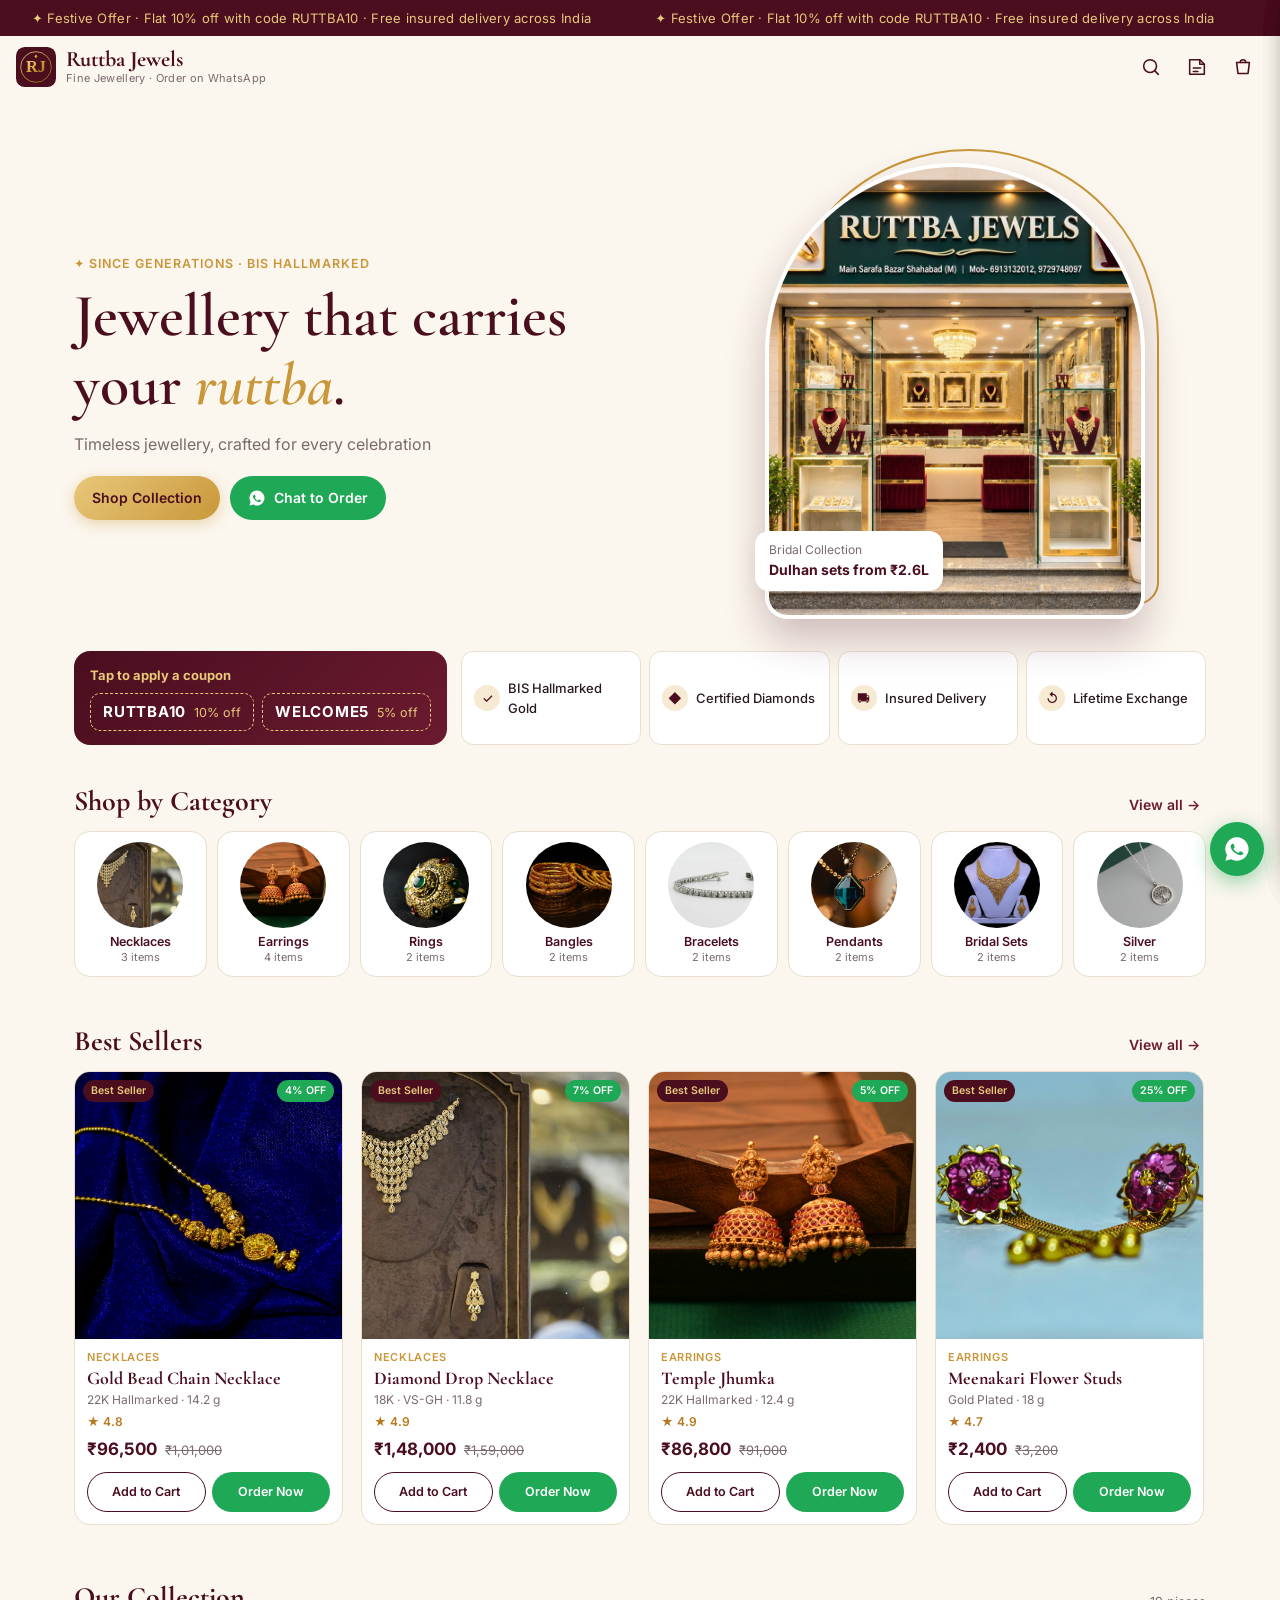
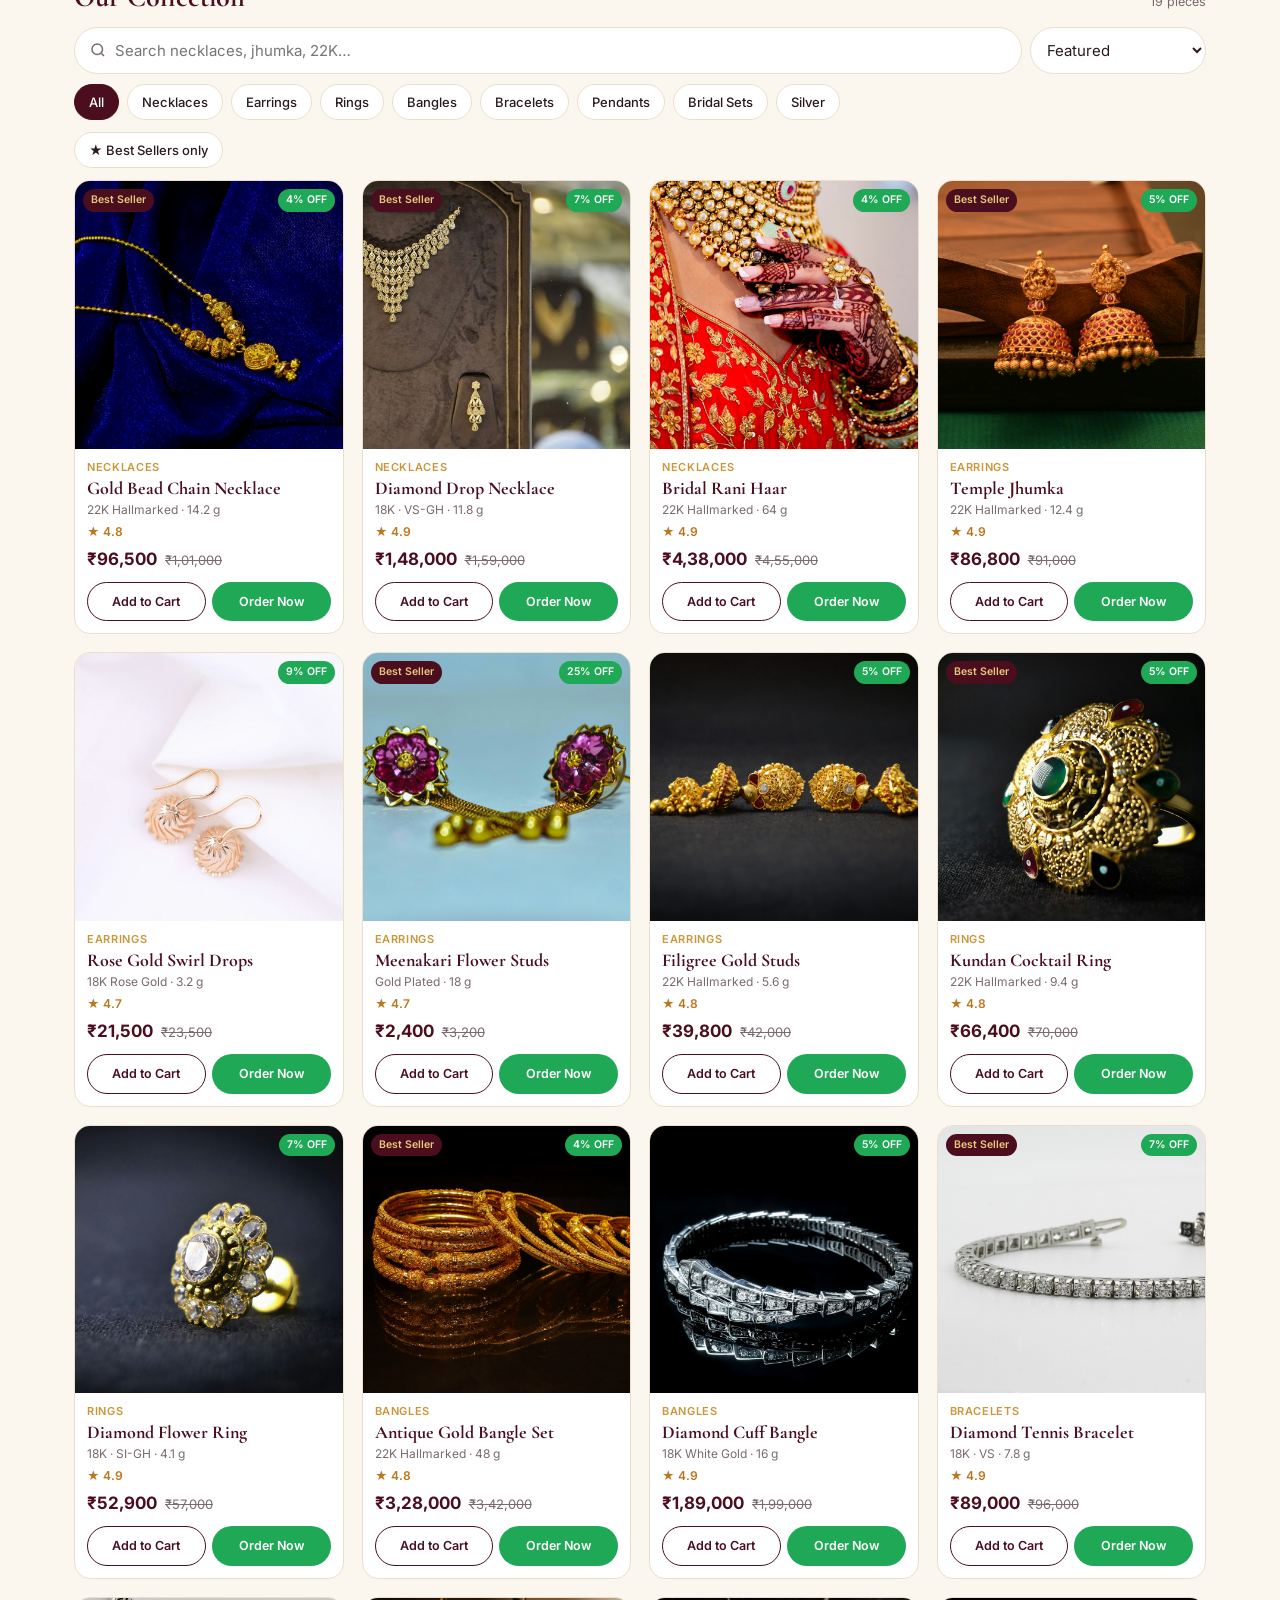
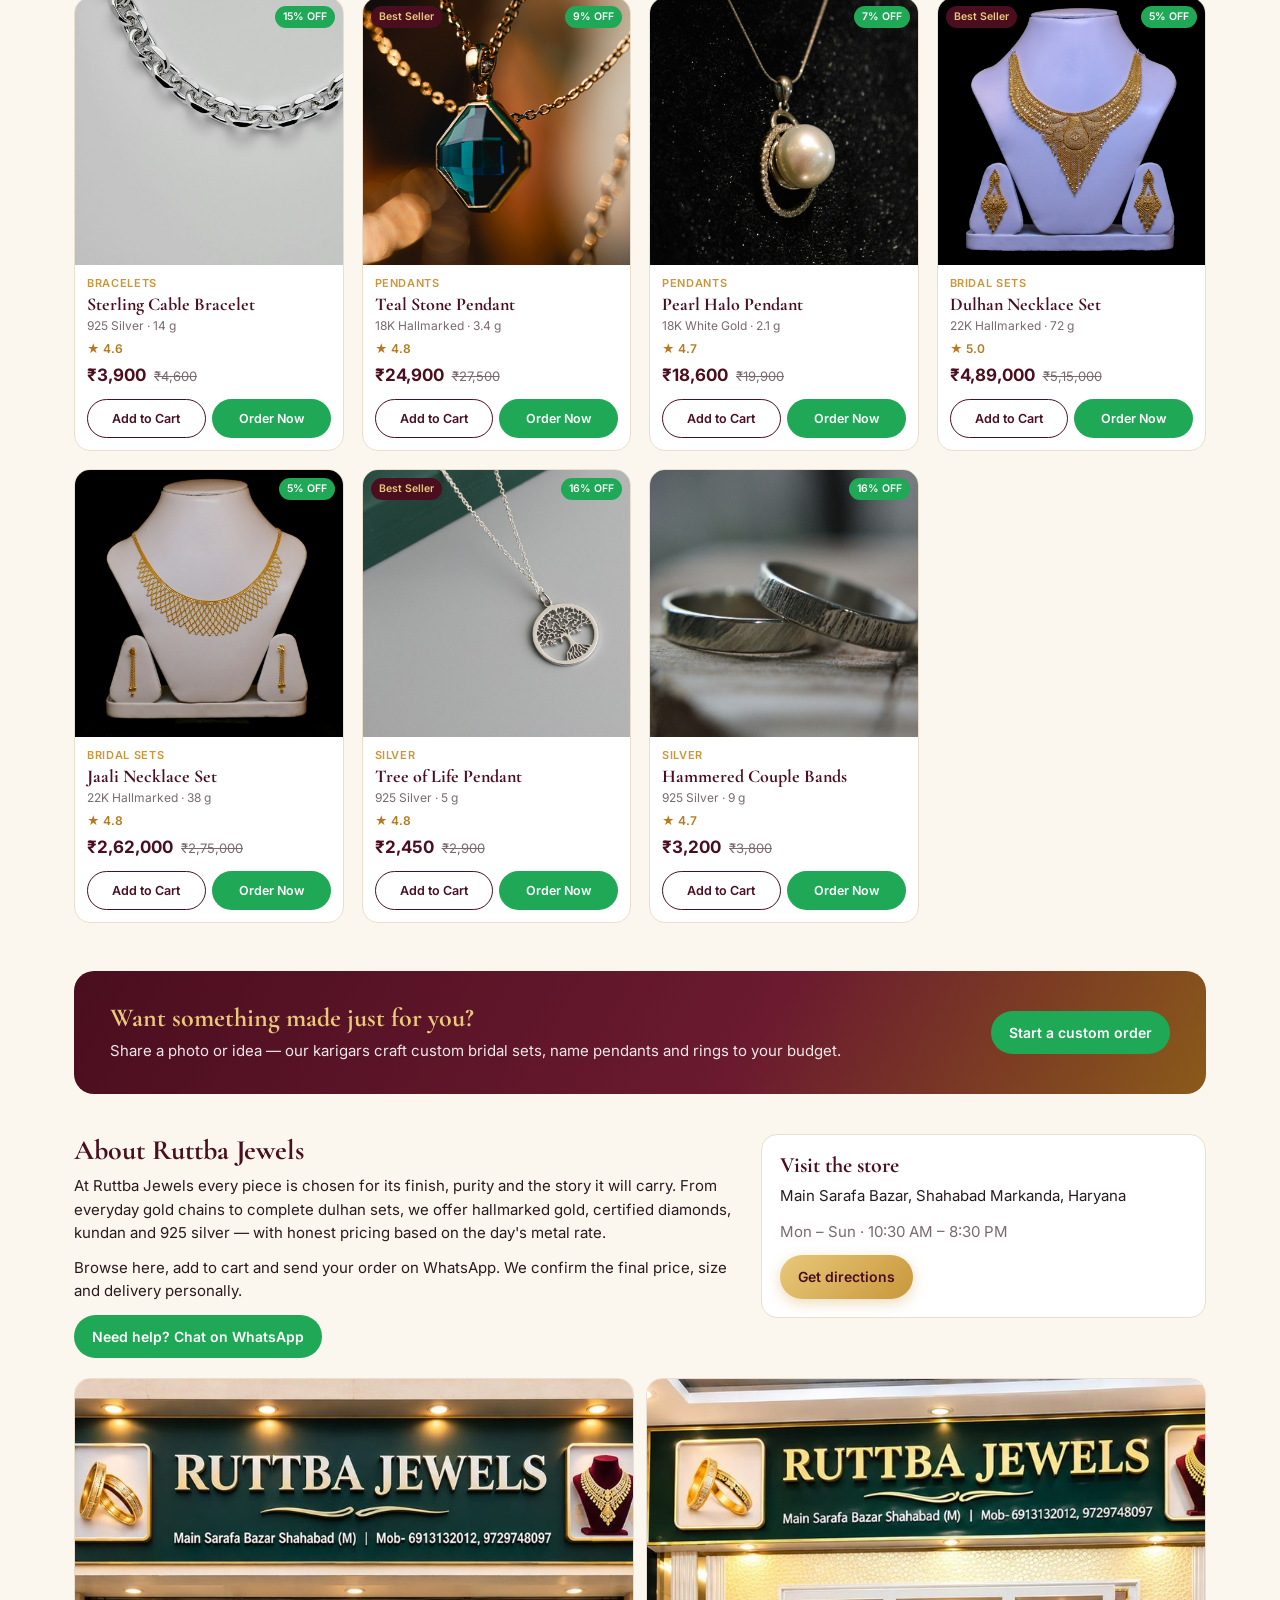
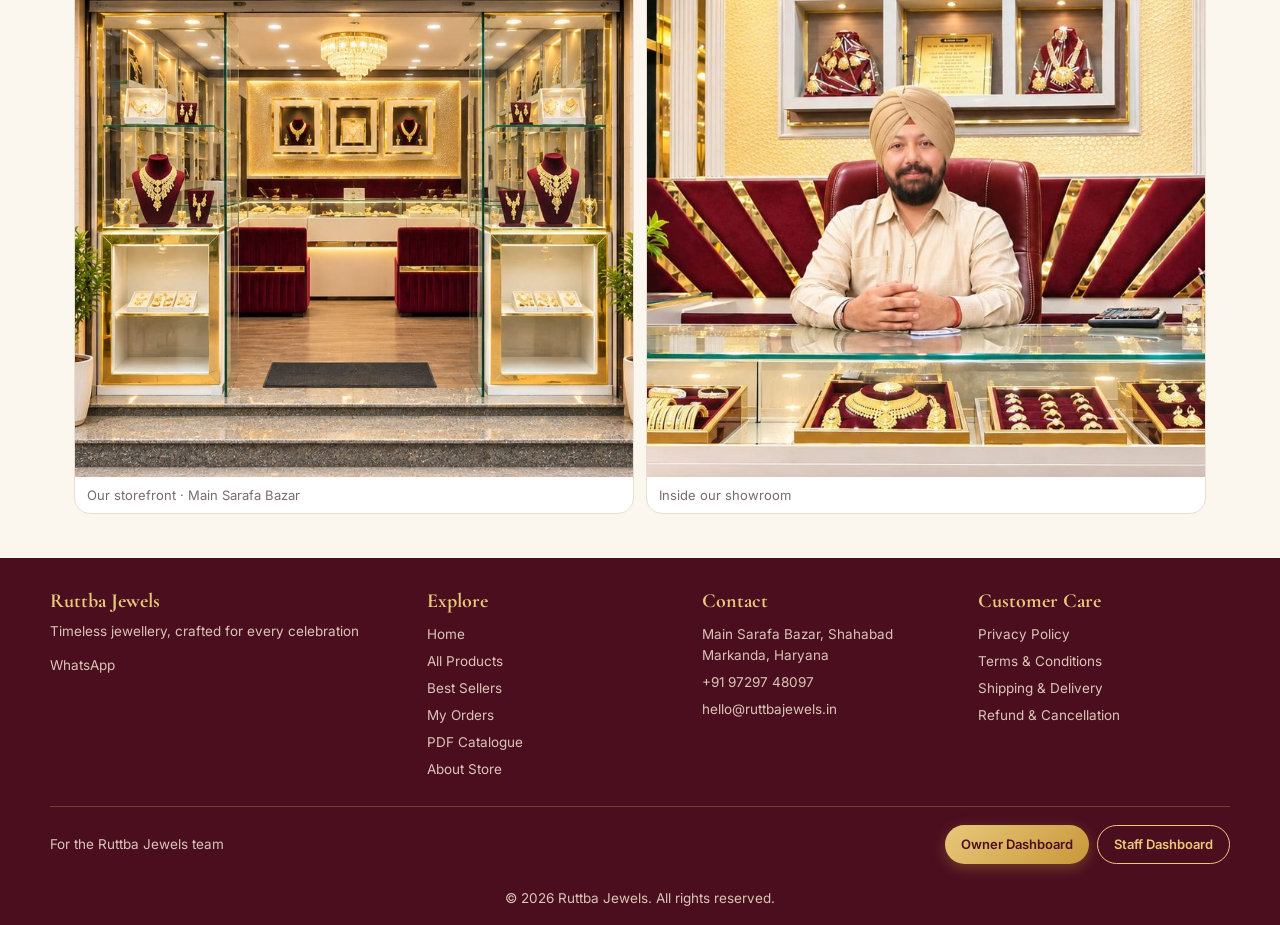
<file: index.html>
<!doctype html>
<html lang="en">
<head>
  <meta charset="utf-8">
  <meta name="viewport" content="width=device-width, initial-scale=1, viewport-fit=cover">
  <title>Ruttba Jewels — Order on WhatsApp</title>
  <meta name="description" content="Ruttba Jewels — hallmarked gold, diamond, kundan and silver jewellery. Browse the collection and order directly on WhatsApp.">
  <meta name="theme-color" content="#4a0e1f">
  <link rel="manifest" href="manifest.json">
  <link rel="icon" href="icon.svg" type="image/svg+xml">
  <link rel="apple-touch-icon" href="icon.svg">
  <link rel="preconnect" href="https://fonts.googleapis.com">
  <link rel="preconnect" href="https://fonts.gstatic.com" crossorigin>
  <link href="https://fonts.googleapis.com/css2?family=Cormorant+Garamond:wght@500;600;700&family=Inter:wght@400;500;600;700&display=swap" rel="stylesheet">
  <link rel="stylesheet" href="css/style.css">
</head>
<body>
  <!-- shared gradients for the jewellery illustrations -->
  <svg class="defs" aria-hidden="true">
    <defs>
      <linearGradient id="rj-gold" x1="0" y1="0" x2="1" y2="1"><stop offset="0" stop-color="#f7e3a1"/><stop offset=".45" stop-color="#d4a437"/><stop offset="1" stop-color="#8f6512"/></linearGradient>
      <linearGradient id="rj-silver" x1="0" y1="0" x2="1" y2="1"><stop offset="0" stop-color="#ffffff"/><stop offset=".5" stop-color="#c3c7cc"/><stop offset="1" stop-color="#7d8288"/></linearGradient>
      <linearGradient id="rj-ruby" x1="0" y1="0" x2="1" y2="1"><stop offset="0" stop-color="#ff6b81"/><stop offset="1" stop-color="#8b0a24"/></linearGradient>
      <linearGradient id="rj-emerald" x1="0" y1="0" x2="1" y2="1"><stop offset="0" stop-color="#6ee7b7"/><stop offset="1" stop-color="#065f46"/></linearGradient>
      <linearGradient id="rj-diamond" x1="0" y1="0" x2="1" y2="1"><stop offset="0" stop-color="#ffffff"/><stop offset=".5" stop-color="#dbeafe"/><stop offset="1" stop-color="#93a8c9"/></linearGradient>
    </defs>
  </svg>

  <!-- Offer marquee -->
  <div class="offer"><div class="marquee" id="marquee"></div></div>
  <div class="staff-bar" id="staff-bar" hidden></div>

  <header class="top">
    <a href="#" class="brand" data-action="home">
      <img src="icon.svg" alt="" width="40" height="40">
      <span><b data-store="name">Ruttba Jewels</b><small>Fine Jewellery · Order on WhatsApp</small></span>
    </a>
    <div class="top-actions">
      <button class="icon-btn" data-action="search" aria-label="Search">
        <svg viewBox="0 0 24 24"><circle cx="11" cy="11" r="7"/><path d="m20 20-3.5-3.5"/></svg>
      </button>
      <button class="icon-btn" data-action="catalog" aria-label="Catalogue">
        <svg viewBox="0 0 24 24"><path d="M4 4h11l5 5v11H4z"/><path d="M15 4v5h5M8 13h8M8 17h5"/></svg>
      </button>
      <button class="icon-btn" data-action="cart" aria-label="Cart">
        <svg viewBox="0 0 24 24"><path d="M5 7h14l-1.5 12h-11z"/><path d="M9 7a3 3 0 0 1 6 0"/></svg>
        <span class="cart-count" hidden>0</span>
      </button>
    </div>
  </header>

  <main>
    <!-- Hero -->
    <section class="hero">
      <div class="hero-text">
        <p class="eyebrow">✦ Since generations · BIS Hallmarked</p>
        <h1>Jewellery that carries your <em>ruttba</em>.</h1>
        <p class="lead" data-store="tagline">Timeless jewellery, crafted for every celebration</p>
        <div class="hero-cta">
          <button class="btn btn-gold" data-action="all">Shop Collection</button>
          <a class="btn btn-wa" data-wa href="#">
            <svg viewBox="0 0 24 24" class="wa-ico"><path d="M12 2a10 10 0 0 0-8.6 15.1L2 22l5-1.3A10 10 0 1 0 12 2Zm5.3 14.1c-.2.6-1.3 1.2-1.8 1.2-.5.1-1 .2-3.4-.7a11.6 11.6 0 0 1-4.5-4c-.4-.5-1-1.6-1-2.7s.6-1.7.9-2c.2-.2.5-.3.6-.3h.5c.1 0 .4 0 .6.4l.8 2c.1.2.1.3 0 .5l-.3.5-.4.4c-.1.1-.3.3-.1.6.2.3.7 1.2 1.6 1.9 1 .9 1.9 1.2 2.2 1.3.3.1.4.1.6-.1l.8-1c.2-.3.4-.2.6-.1l1.9.9c.3.1.5.2.5.3.1.2.1.6-.1 1.1Z"/></svg>
            Chat to Order
          </a>
        </div>
      </div>
      <div class="hero-art" aria-hidden="true">
        <div class="halo"></div>
        <img class="hero-photo" src="images/store-front.jpg" alt="Ruttba Jewels storefront at Main Sarafa Bazar, Shahabad Markanda" width="914" height="1000" fetchpriority="high">
        <span class="hero-tag">Bridal Collection<b>Dulhan sets from ₹2.6L</b></span>
      </div>
    </section>

    <!-- Coupons + trust -->
    <section class="perks">
      <div class="coupons">
        <p><b>Tap to apply a coupon</b></p>
        <div id="coupon-chips" class="chips"></div>
      </div>
      <ul class="trust">
        <li><span>✓</span>BIS Hallmarked Gold</li>
        <li><span>◆</span>Certified Diamonds</li>
        <li><span>⛟</span>Insured Delivery</li>
        <li><span>↺</span>Lifetime Exchange</li>
      </ul>
    </section>

    <!-- Categories -->
    <section id="categories" class="section">
      <div class="sec-head"><h2>Shop by Category</h2><button class="link" data-action="all">View all →</button></div>
      <div class="cat-grid" id="cat-grid"></div>
    </section>

    <!-- Best sellers -->
    <section class="section">
      <div class="sec-head"><h2>Best Sellers</h2><button class="link" data-action="best">View all →</button></div>
      <div class="row-scroll" id="best-row"></div>
    </section>

    <!-- All products -->
    <section id="products" class="section">
      <div class="sec-head"><h2>Our Collection</h2><small id="result-count"></small></div>
      <div class="toolbar">
        <label class="search"><svg viewBox="0 0 24 24"><circle cx="11" cy="11" r="7"/><path d="m20 20-3.5-3.5"/></svg>
          <input id="search" type="search" placeholder="Search necklaces, jhumka, 22K…" autocomplete="off"></label>
        <select id="sort" aria-label="Sort">
          <option value="featured">Featured</option>
          <option value="low">Price: Low to High</option>
          <option value="high">Price: High to Low</option>
          <option value="off">Biggest Discount</option>
        </select>
      </div>
      <div class="chips scroll" id="filter-chips"></div>
      <button class="fchip best" id="best-toggle">★ Best Sellers only</button>
      <div class="grid" id="product-grid"></div>
    </section>

    <!-- Custom order band -->
    <section class="band">
      <div>
        <h2>Want something made just for you?</h2>
        <p>Share a photo or idea — our karigars craft custom bridal sets, name pendants and rings to your budget.</p>
      </div>
      <a class="btn btn-wa" data-wa="Hi, I'd like to discuss a custom jewellery design." href="#">Start a custom order</a>
    </section>

    <!-- About -->
    <section class="section about" id="about">
      <div>
        <h2>About <span data-store="name">Ruttba Jewels</span></h2>
        <p>At Ruttba Jewels every piece is chosen for its finish, purity and the story it will carry. From everyday gold chains to complete dulhan sets, we offer hallmarked gold, certified diamonds, kundan and 925 silver — with honest pricing based on the day's metal rate.</p>
        <p>Browse here, add to cart and send your order on WhatsApp. We confirm the final price, size and delivery personally.</p>
        <div class="hero-cta">
          <a class="btn btn-wa" data-wa href="#">Need help? Chat on WhatsApp</a>
          <button class="btn btn-ghost" data-action="install" hidden>Install our app</button>
        </div>
      </div>
      <div class="visit">
        <h3>Visit the store</h3>
        <p data-store="address"></p>
        <p class="muted" data-store="hours"></p>
        <a class="btn btn-gold" data-map href="#">Get directions</a>
      </div>
      <div class="store-photos">
        <figure><img src="images/store-front.jpg" alt="Ruttba Jewels storefront, Main Sarafa Bazar, Shahabad Markanda" width="914" height="1000" loading="lazy"><figcaption>Our storefront · Main Sarafa Bazar</figcaption></figure>
        <figure><img src="images/store-inside.jpg" alt="Inside the Ruttba Jewels showroom" width="1000" height="914" loading="lazy"><figcaption>Inside our showroom</figcaption></figure>
      </div>
    </section>
  </main>

  <footer class="foot">
    <div class="foot-grid">
      <div>
        <h4 data-store="name">Ruttba Jewels</h4>
        <p data-store="tagline"></p>
        <div class="social">
          <a data-wa href="#" aria-label="WhatsApp">WhatsApp</a>
          <a data-social="instagram" href="#">Instagram</a>
          <a data-social="facebook" href="#">Facebook</a>
        </div>
      </div>
      <div>
        <h4>Explore</h4>
        <a href="#" data-action="home">Home</a>
        <a href="#" data-action="all">All Products</a>
        <a href="#" data-action="best">Best Sellers</a>
        <a href="#" data-action="orders">My Orders</a>
        <a href="#" data-action="catalog">PDF Catalogue</a>
        <a href="#about">About Store</a>
      </div>
      <div>
        <h4>Contact</h4>
        <a data-map href="#" data-store="address"></a>
        <a data-tel href="#" data-store="phone"></a>
        <a data-mail href="#" data-store="email"></a>
      </div>
      <div>
        <h4>Customer Care</h4>
        <a href="#" data-policy="privacy">Privacy Policy</a>
        <a href="#" data-policy="terms">Terms &amp; Conditions</a>
        <a href="#" data-policy="shipping">Shipping &amp; Delivery</a>
        <a href="#" data-policy="refund">Refund &amp; Cancellation</a>
      </div>
    </div>
    <div class="team">
      <span>For the <span data-store="name">Ruttba Jewels</span> team</span>
      <div class="team-btns">
        <a class="btn btn-gold sm" href="admin.html">Owner Dashboard</a>
        <a class="btn btn-team sm" href="staff.html">Staff Dashboard</a>
      </div>
    </div>
    <p class="copy">© <span id="year"></span> <span data-store="name">Ruttba Jewels</span>. All rights reserved.</p>
  </footer>

  <!-- Floating WhatsApp -->
  <a class="fab-wa" data-wa href="#" aria-label="Chat on WhatsApp">
    <svg viewBox="0 0 24 24"><path d="M12 2a10 10 0 0 0-8.6 15.1L2 22l5-1.3A10 10 0 1 0 12 2Zm5.3 14.1c-.2.6-1.3 1.2-1.8 1.2-.5.1-1 .2-3.4-.7a11.6 11.6 0 0 1-4.5-4c-.4-.5-1-1.6-1-2.7s.6-1.7.9-2c.2-.2.5-.3.6-.3h.5c.1 0 .4 0 .6.4l.8 2c.1.2.1.3 0 .5l-.3.5-.4.4c-.1.1-.3.3-.1.6.2.3.7 1.2 1.6 1.9 1 .9 1.9 1.2 2.2 1.3.3.1.4.1.6-.1l.8-1c.2-.3.4-.2.6-.1l1.9.9c.3.1.5.2.5.3.1.2.1.6-.1 1.1Z"/></svg>
  </a>

  <!-- Bottom nav (mobile) -->
  <nav class="bnav">
    <button data-action="home"><svg viewBox="0 0 24 24"><path d="M3 11 12 4l9 7v9h-6v-6H9v6H3z"/></svg>Home</button>
    <button data-action="cats"><svg viewBox="0 0 24 24"><rect x="4" y="4" width="7" height="7" rx="1.5"/><rect x="13" y="4" width="7" height="7" rx="1.5"/><rect x="4" y="13" width="7" height="7" rx="1.5"/><rect x="13" y="13" width="7" height="7" rx="1.5"/></svg>Categories</button>
    <button data-action="cart" class="bnav-cart"><svg viewBox="0 0 24 24"><path d="M5 7h14l-1.5 12h-11z"/><path d="M9 7a3 3 0 0 1 6 0"/></svg>Cart<span class="cart-count" hidden>0</span></button>
    <button data-action="orders"><svg viewBox="0 0 24 24"><path d="M6 3h12v18l-3-2-3 2-3-2-3 2z"/><path d="M9 8h6M9 12h6"/></svg>Orders</button>
    <button data-action="catalog"><svg viewBox="0 0 24 24"><path d="M4 4h11l5 5v11H4z"/><path d="M15 4v5h5"/></svg>Catalogue</button>
  </nav>

  <!-- Sheets -->
  <div class="scrim" id="scrim"></div>

  <aside class="sheet" id="product-sheet" aria-label="Product details">
    <button class="sheet-x" data-close aria-label="Close">×</button>
    <div id="pd" class="pd"></div>
  </aside>

  <aside class="sheet" id="cart-sheet" aria-label="Cart">
    <div class="sheet-head"><h2>My Cart</h2><button class="sheet-x" data-close aria-label="Close">×</button></div>
    <div id="cart-body" class="sheet-body"></div>
    <div id="cart-foot" class="sheet-foot" hidden>
      <div class="coupon-row">
        <input id="coupon-input" placeholder="Coupon code" autocomplete="off">
        <button class="btn btn-ghost sm" id="coupon-apply">Apply</button>
      </div>
      <p id="coupon-msg" class="coupon-msg"></p>
      <div id="cart-totals"></div>
      <button class="btn btn-wa block" data-action="checkout">Proceed to Checkout</button>
    </div>
  </aside>

  <aside class="sheet" id="checkout-sheet" aria-label="Checkout">
    <div class="sheet-head"><h2>Checkout</h2><button class="sheet-x" data-close aria-label="Close">×</button></div>
    <form id="checkout-form" class="sheet-body">
      <div class="seg">
        <label><input type="radio" name="mode" value="delivery" checked><span>Home Delivery</span></label>
        <label><input type="radio" name="mode" value="pickup"><span>Store Pickup</span></label>
      </div>
      <label class="field"><span>Full name</span><input name="name" required autocomplete="name"></label>
      <label class="field"><span>WhatsApp number</span><input name="phone" required inputmode="tel" autocomplete="tel" placeholder="10-digit mobile"></label>
      <label class="field addr-field"><span>Address</span><textarea name="address" rows="2" autocomplete="street-address"></textarea></label>
      <div class="two addr-field">
        <label class="field"><span>City</span><input name="city" autocomplete="address-level2"></label>
        <label class="field"><span>Pincode</span><input name="pincode" inputmode="numeric" pattern="[0-9]{6}" maxlength="6" autocomplete="postal-code"></label>
      </div>
      <label class="field"><span>Payment preference</span>
        <select name="pay">
          <option>UPI / Bank transfer</option>
          <option>Cash on Delivery</option>
          <option>Pay at store</option>
        </select>
      </label>
      <label class="field"><span>Note (size, engraving, gift wrap…)</span><textarea name="note" rows="2"></textarea></label>
      <h3 class="mini">Order summary</h3>
      <div id="co-items"></div>
      <div id="co-totals"></div>
      <button class="btn btn-wa block" type="submit">Send Order on WhatsApp</button>
      <p class="muted small">Final price is confirmed on WhatsApp as per today's metal rate. No payment is taken on this website.</p>
    </form>
  </aside>

  <aside class="sheet" id="orders-sheet" aria-label="My orders">
    <div class="sheet-head"><h2>My Orders</h2><button class="sheet-x" data-close aria-label="Close">×</button></div>
    <div id="orders-body" class="sheet-body"></div>
  </aside>

  <aside class="sheet wide" id="catalog-sheet" aria-label="Catalogue">
    <div class="sheet-head"><h2>Catalogue</h2>
      <div><button class="btn btn-gold sm" data-action="print">Save as PDF</button><button class="sheet-x" data-close aria-label="Close">×</button></div>
    </div>
    <div class="sheet-body catalog">
      <div class="print-only cat-title"><h1 data-store="name">Ruttba Jewels</h1><p data-store="phone"></p></div>
      <div id="catalog-body"></div>
    </div>
  </aside>

  <aside class="sheet" id="policy-sheet" aria-label="Policy">
    <div class="sheet-head"><h2 id="policy-title"></h2><button class="sheet-x" data-close aria-label="Close">×</button></div>
    <div id="policy-body" class="sheet-body"></div>
  </aside>

  <div class="toast" id="toast" role="status"></div>

  <script src="js/data.js"></script>
  <script src="js/referral.js"></script>
  <script src="js/app.js"></script>
</body>
</html>
</file>
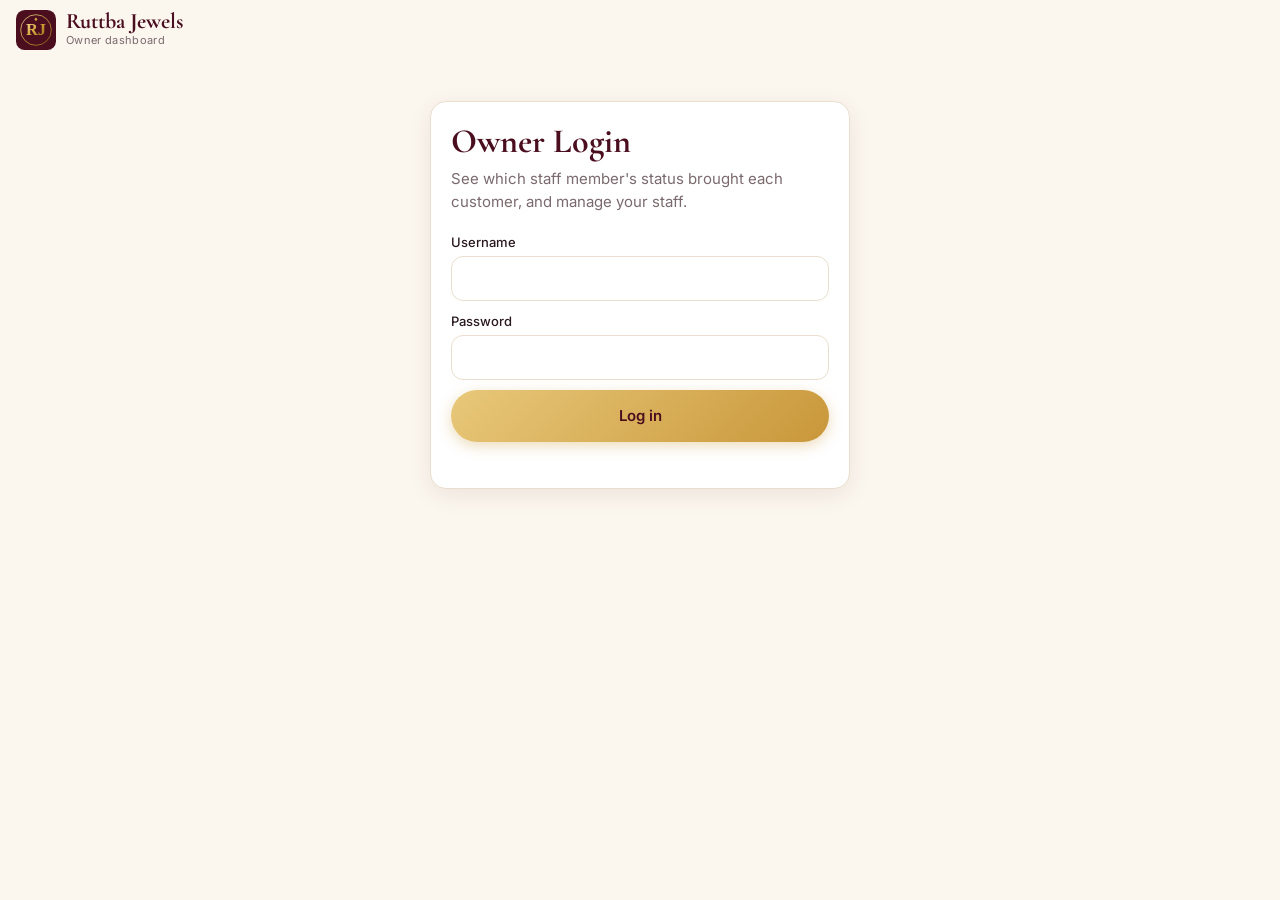
<file: admin.html>
<!doctype html>
<html lang="en">
<head>
  <meta charset="utf-8">
  <meta name="viewport" content="width=device-width, initial-scale=1, viewport-fit=cover">
  <title>Owner — Ruttba Jewels</title>
  <meta name="robots" content="noindex">
  <meta name="theme-color" content="#4a0e1f">
  <link rel="manifest" href="manifest-owner.json">
  <link rel="icon" href="icon.svg" type="image/svg+xml">
  <link rel="apple-touch-icon" href="icon.svg">
  <link rel="preconnect" href="https://fonts.googleapis.com">
  <link rel="preconnect" href="https://fonts.gstatic.com" crossorigin>
  <link href="https://fonts.googleapis.com/css2?family=Cormorant+Garamond:wght@500;600;700&family=Inter:wght@400;500;600;700&display=swap" rel="stylesheet">
  <link rel="stylesheet" href="css/style.css">
  <link rel="stylesheet" href="css/dash.css">
</head>
<body class="dash" data-page="owner">
  <header class="top">
    <a href="./" class="brand">
      <img src="icon.svg" alt="" width="40" height="40">
      <span><b data-store="name">Ruttba Jewels</b><small>Owner dashboard</small></span>
    </a>
    <div class="top-actions"><button class="btn btn-ghost sm" data-logout hidden>Log out</button></div>
  </header>

  <main class="dash-main">
    <p class="dash-note" id="setup-note" hidden>Staff sharing isn't switched on yet. Add the Supabase keys in <code>js/data.js</code>.</p>

    <section class="dash-card login" id="login" hidden>
      <h1>Owner Login</h1>
      <p class="muted">See which staff member's status brought each customer, and manage your staff.</p>
      <form id="login-form">
        <label class="field"><span>Username</span><input name="user" required autocomplete="username" autocapitalize="none" spellcheck="false"></label>
        <label class="field"><span>Password</span><input name="pass" type="password" required autocomplete="current-password"></label>
        <button class="btn btn-gold block">Log in</button>
        <p class="form-msg" id="login-msg"></p>
      </form>
    </section>

    <section id="app" hidden></section>
  </main>

  <div class="toast" id="toast" role="status"></div>
  <script src="js/data.js"></script>
  <script src="js/referral.js"></script>
  <script src="js/dash.js"></script>
</body>
</html>
</file>
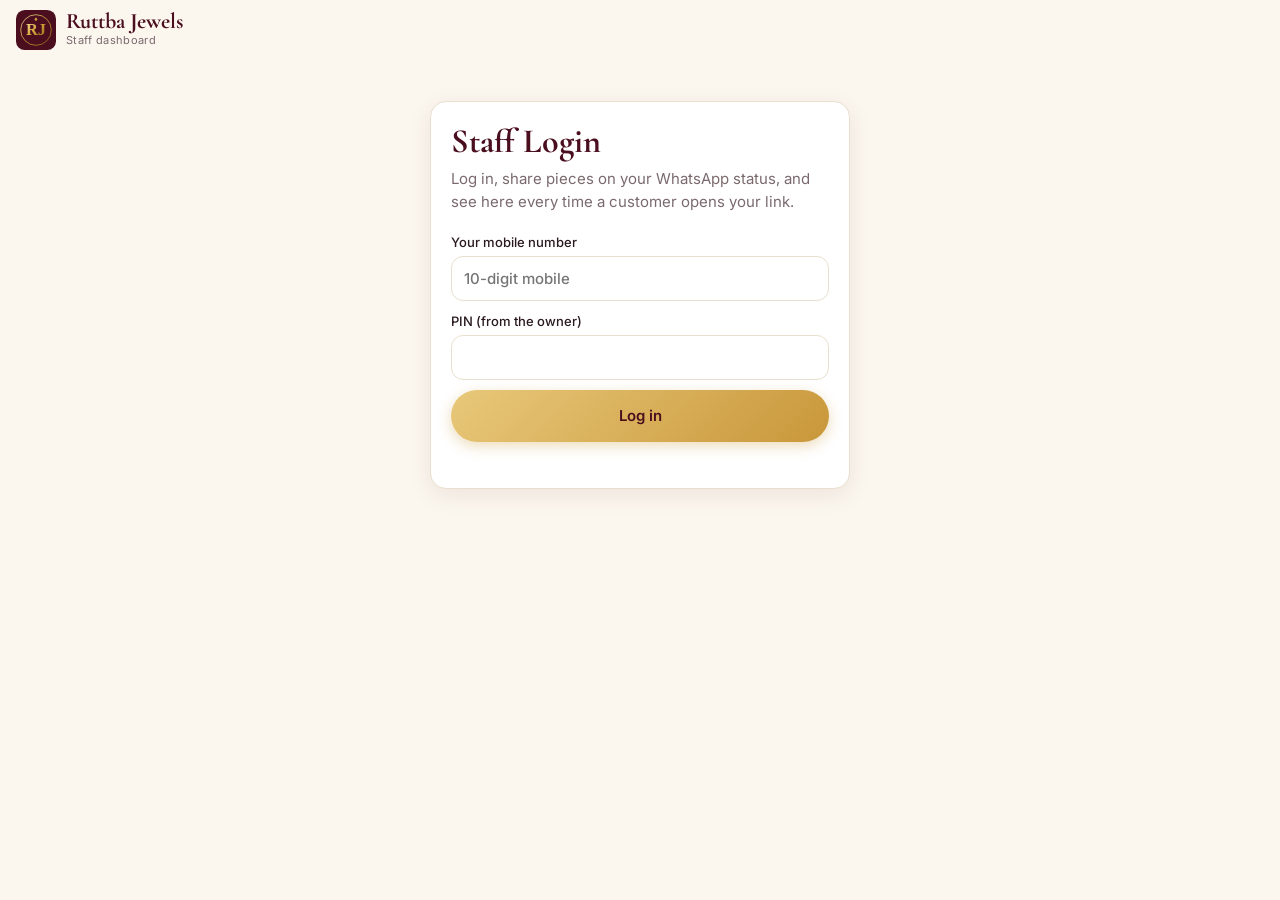
<file: staff.html>
<!doctype html>
<html lang="en">
<head>
  <meta charset="utf-8">
  <meta name="viewport" content="width=device-width, initial-scale=1, viewport-fit=cover">
  <title>Staff — Ruttba Jewels</title>
  <meta name="robots" content="noindex">
  <meta name="theme-color" content="#4a0e1f">
  <link rel="manifest" href="manifest-staff.json">
  <link rel="icon" href="icon.svg" type="image/svg+xml">
  <link rel="apple-touch-icon" href="icon.svg">
  <link rel="preconnect" href="https://fonts.googleapis.com">
  <link rel="preconnect" href="https://fonts.gstatic.com" crossorigin>
  <link href="https://fonts.googleapis.com/css2?family=Cormorant+Garamond:wght@500;600;700&family=Inter:wght@400;500;600;700&display=swap" rel="stylesheet">
  <link rel="stylesheet" href="css/style.css">
  <link rel="stylesheet" href="css/dash.css">
</head>
<body class="dash" data-page="staff">
  <header class="top">
    <a href="./" class="brand">
      <img src="icon.svg" alt="" width="40" height="40">
      <span><b data-store="name">Ruttba Jewels</b><small>Staff dashboard</small></span>
    </a>
    <div class="top-actions"><button class="btn btn-ghost sm" data-logout hidden>Log out</button></div>
  </header>

  <main class="dash-main">
    <p class="dash-note" id="setup-note" hidden>Staff sharing isn't switched on yet. Add the Supabase keys in <code>js/data.js</code>.</p>

    <section class="dash-card login" id="login" hidden>
      <h1>Staff Login</h1>
      <p class="muted">Log in, share pieces on your WhatsApp status, and see here every time a customer opens your link.</p>
      <form id="login-form">
        <label class="field"><span>Your mobile number</span><input name="phone" required inputmode="tel" autocomplete="tel" placeholder="10-digit mobile"></label>
        <label class="field"><span>PIN (from the owner)</span><input name="pin" type="password" required inputmode="numeric" autocomplete="current-password"></label>
        <button class="btn btn-gold block">Log in</button>
        <p class="form-msg" id="login-msg"></p>
      </form>
    </section>

    <section id="app" hidden></section>
  </main>

  <div class="toast" id="toast" role="status"></div>
  <script src="js/data.js"></script>
  <script src="js/referral.js"></script>
  <script src="js/dash.js"></script>
</body>
</html>
</file>
<file: css/style.css>
:root {
  --maroon: #4a0e1f;
  --maroon-2: #6b1a2f;
  --gold: #c9973a;
  --gold-2: #e8c87a;
  --cream: #fbf6ee;
  --paper: #ffffff;
  --ink: #2a1a1f;
  --muted: #7a6a6e;
  --line: #eadfce;
  --wa: #1fa855;
  --wa-dark: #128c7e;
  --radius: 16px;
  --shadow: 0 6px 24px rgba(74, 14, 31, .08);
  --serif: 'Cormorant Garamond', Georgia, serif;
  --sans: 'Inter', system-ui, -apple-system, sans-serif;
}

* { box-sizing: border-box; }
html { scroll-behavior: smooth; scroll-padding-top: 80px; }
body { margin: 0; font: 15px/1.55 var(--sans); color: var(--ink); background: var(--cream); padding-bottom: 72px; -webkit-font-smoothing: antialiased; }
body.locked { overflow: hidden; }
img { max-width: 100%; display: block; }
button, input, select, textarea { font: inherit; color: inherit; }
button { cursor: pointer; background: none; border: 0; }
a { color: inherit; }
h1, h2, h3, h4 { font-family: var(--serif); line-height: 1.15; margin: 0; color: var(--maroon); }
.muted { color: var(--muted); }
.small { font-size: 12.5px; }
.defs { position: absolute; width: 0; height: 0; overflow: hidden; }
.print-only { display: none; }
[hidden] { display: none !important; }

/* ---------- Buttons ---------- */
.btn { display: inline-flex; align-items: center; justify-content: center; gap: 8px; padding: 11px 18px; border-radius: 999px; font-weight: 600; font-size: 14px; text-decoration: none; transition: transform .15s, box-shadow .15s, background .15s; white-space: nowrap; }
.btn:active { transform: scale(.97); }
.btn.sm { padding: 7px 14px; font-size: 13px; }
.btn.block { width: 100%; padding: 14px; font-size: 15px; }
.btn-gold { background: linear-gradient(135deg, var(--gold-2), var(--gold)); color: var(--maroon); box-shadow: 0 4px 14px rgba(201, 151, 58, .35); }
.btn-wa { background: var(--wa); color: #fff; }
.btn-wa:hover { background: var(--wa-dark); }
.btn-ghost { border: 1.5px solid var(--maroon); color: var(--maroon); background: transparent; }
.btn-ghost:hover { background: var(--maroon); color: #fff; }
.wa-ico { width: 18px; height: 18px; fill: currentColor; }
.link { color: var(--maroon-2); font-weight: 600; font-size: 14px; text-decoration: none; }

/* ---------- Offer strip ---------- */
.offer { background: var(--maroon); color: var(--gold-2); overflow: hidden; font-size: 13px; letter-spacing: .02em; }
.marquee { display: flex; width: max-content; animation: slide 40s linear infinite; }
.marquee span { padding: 8px 32px; white-space: nowrap; }
@keyframes slide { to { transform: translateX(-50%); } }

/* ---------- Header ---------- */
.top { position: sticky; top: 0; z-index: 30; display: flex; justify-content: space-between; align-items: center; padding: 10px 16px; background: rgba(251, 246, 238, .92); backdrop-filter: blur(10px); border-bottom: 1px solid transparent; transition: border-color .2s, box-shadow .2s; }
.top.scrolled { border-color: var(--line); box-shadow: 0 2px 12px rgba(0, 0, 0, .04); }
.brand { display: flex; align-items: center; gap: 10px; text-decoration: none; }
.brand span { display: flex; flex-direction: column; }
.brand b { font-family: var(--serif); font-size: 22px; color: var(--maroon); line-height: 1; }
.brand small { font-size: 11px; color: var(--muted); letter-spacing: .03em; }
.top-actions { display: flex; gap: 4px; }
.icon-btn { position: relative; width: 42px; height: 42px; border-radius: 50%; display: grid; place-items: center; }
.icon-btn:hover { background: #f1e6d4; }
.icon-btn svg, .bnav svg { width: 22px; height: 22px; fill: none; stroke: var(--maroon); stroke-width: 1.7; stroke-linecap: round; stroke-linejoin: round; }
.cart-count { position: absolute; top: 2px; right: 2px; min-width: 18px; height: 18px; padding: 0 5px; border-radius: 9px; background: var(--gold); color: var(--maroon); font-size: 11px; font-weight: 700; display: grid; place-items: center; }

/* ---------- Hero ---------- */
.hero { display: grid; gap: 16px; padding: 28px 16px 12px; max-width: 1180px; margin: auto; align-items: center; }
.eyebrow { color: var(--gold); font-weight: 600; font-size: 12.5px; letter-spacing: .08em; text-transform: uppercase; margin: 0 0 8px; }
.hero h1 { font-size: clamp(34px, 7vw, 60px); font-weight: 600; }
.hero h1 em { color: var(--gold); font-style: italic; }
.lead { color: var(--muted); font-size: 16px; margin: 12px 0 20px; }
.hero-cta { display: flex; flex-wrap: wrap; gap: 10px; }
.hero-art { position: relative; aspect-ratio: 5 / 6; max-width: 380px; width: 88%; margin: 8px auto 0; }
.hero-photo { position: relative; width: 100%; height: 100%; object-fit: cover; border-radius: 200px 200px 24px 24px; border: 4px solid #fff; box-shadow: 0 20px 40px rgba(74, 14, 31, .25); }
.halo { position: absolute; inset: -14px -14px 14px 14px; border-radius: 200px 200px 24px 24px; border: 2px solid var(--gold); }
.hero-tag { position: absolute; left: -10px; bottom: 28px; background: var(--paper); border-radius: 14px; padding: 10px 14px; box-shadow: var(--shadow); font-size: 12px; color: var(--muted); display: flex; flex-direction: column; animation: float 6s ease-in-out infinite; }
.hero-tag b { color: var(--maroon); font-size: 14px; }
@keyframes float { 50% { transform: translateY(-8px); } }

/* ---------- Perks ---------- */
.perks { max-width: 1180px; margin: 8px auto 0; padding: 0 16px; display: grid; grid-template-columns: minmax(0, 1fr); gap: 14px; }
.coupons { background: linear-gradient(135deg, var(--maroon), var(--maroon-2)); color: #fff; border-radius: var(--radius); padding: 14px 16px; }
.coupons p { margin: 0 0 8px; color: var(--gold-2); font-size: 13px; }
.chips { display: flex; gap: 8px; flex-wrap: wrap; }
.chips.scroll { flex-wrap: nowrap; overflow-x: auto; scrollbar-width: none; padding-bottom: 4px; }
.chips.scroll::-webkit-scrollbar { display: none; }
.chip-code { border: 1.5px dashed var(--gold-2); border-radius: 10px; padding: 6px 12px; color: #fff; display: flex; gap: 8px; align-items: baseline; }
.chip-code b { letter-spacing: .05em; }
.chip-code small { color: var(--gold-2); }
.trust { list-style: none; margin: 0; padding: 0; display: grid; grid-template-columns: repeat(2, minmax(0, 1fr)); gap: 8px; }
.trust li { background: var(--paper); border: 1px solid var(--line); border-radius: 12px; padding: 10px 12px; font-size: 13px; font-weight: 500; display: flex; align-items: center; gap: 8px; }
.trust span { width: 26px; height: 26px; flex: none; border-radius: 50%; background: #f6ead2; color: var(--maroon); display: grid; place-items: center; font-size: 13px; }

/* ---------- Sections ---------- */
.section { max-width: 1180px; margin: auto; padding: 28px 16px 8px; }
.sec-head { display: flex; justify-content: space-between; align-items: baseline; margin-bottom: 14px; }
.sec-head h2 { font-size: 28px; }
.sec-head small { color: var(--muted); }

.cat-grid { display: grid; grid-template-columns: repeat(4, minmax(0, 1fr)); gap: 10px; }
.cat { background: var(--paper); border: 1px solid var(--line); border-radius: var(--radius); padding: 10px 6px 10px; display: flex; flex-direction: column; align-items: center; text-align: center; transition: transform .15s, box-shadow .15s; }
.cat:hover { transform: translateY(-2px); box-shadow: var(--shadow); }
.cat-art { width: 100%; aspect-ratio: 1; border-radius: 50%; background: radial-gradient(circle, #fff, #f6ead2); display: grid; place-items: center; overflow: hidden; max-width: 86px; }
.cat-art svg { width: 80%; height: 80%; }
.cat-art img { width: 100%; height: 100%; object-fit: cover; }
.cat-name { font-weight: 600; font-size: 12.5px; margin-top: 6px; color: var(--maroon); line-height: 1.2; }
.cat-count { font-size: 11px; color: var(--muted); }

/* ---------- Product cards ---------- */
.grid { display: grid; grid-template-columns: repeat(2, minmax(0, 1fr)); gap: 12px; margin-top: 12px; }
.row-scroll { display: grid; grid-auto-flow: column; grid-auto-columns: 62%; gap: 12px; overflow-x: auto; scroll-snap-type: x mandatory; padding-bottom: 8px; scrollbar-width: thin; }
.row-scroll .card { scroll-snap-align: start; }
.card { background: var(--paper); border: 1px solid var(--line); border-radius: var(--radius); overflow: hidden; display: flex; flex-direction: column; cursor: pointer; transition: transform .15s, box-shadow .15s; }
.card:hover { transform: translateY(-3px); box-shadow: var(--shadow); }
.card-media { position: relative; aspect-ratio: 1; background: radial-gradient(circle at 50% 40%, #fff, #f4e6cc); display: grid; place-items: center; }
.card-media svg { width: 78%; height: 78%; }
.card-media { overflow: hidden; }
.card-media img { position: absolute; inset: 0; width: 100%; height: 100%; object-fit: cover; transition: transform .4s; }
.card:hover .card-media img { transform: scale(1.05); }
.badge { z-index: 1; }
.badge { position: absolute; top: 8px; left: 8px; background: var(--maroon); color: var(--gold-2); font-size: 10.5px; font-weight: 600; padding: 3px 8px; border-radius: 999px; }
.badge.off { left: auto; right: 8px; background: var(--wa); color: #fff; }
.card-body { padding: 10px 12px 12px; display: flex; flex-direction: column; flex: 1; }
.card-cat { color: var(--gold); font-size: 11px; font-weight: 600; text-transform: uppercase; letter-spacing: .06em; }
.card h3 { font-size: 18px; margin: 2px 0; }
.card-meta { font-size: 12px; color: var(--muted); margin: 0; }
.rating { font-size: 12px; color: #b7791f; font-weight: 600; margin: 4px 0; }
.price { display: flex; gap: 8px; align-items: baseline; flex-wrap: wrap; margin-top: auto; }
.price b { font-size: 17px; color: var(--maroon); }
.price s { color: var(--muted); font-size: 13px; }
.price.big b { font-size: 26px; }
.price em { color: var(--wa); font-style: normal; font-weight: 600; font-size: 13px; }
.card-actions { display: grid; grid-template-columns: 1fr 1fr; gap: 6px; margin-top: 10px; }
.card-actions .btn { padding: 9px 6px; font-size: 12.5px; }
.card-actions .btn-share { grid-column: 1 / -1; }
.btn-share { background: var(--maroon); color: var(--gold-2); }
.btn-share:hover { background: var(--maroon-2); }
.btn-share svg { width: 15px; height: 15px; fill: none; stroke: currentColor; stroke-width: 2; stroke-linecap: round; }
.staff-tools { display: flex; flex-wrap: wrap; gap: 8px; margin: 12px 0 4px; padding: 12px; border-radius: 14px; background: #f3e4c4; }
.staff-tools .btn-share { flex: 1 1 100%; }
.staff-tools .btn-ghost { flex: 1; background: var(--paper); }

/* ---------- Staff sharing bar ---------- */
.staff-bar { display: flex; flex-wrap: wrap; align-items: center; gap: 6px 14px; padding: 8px 16px; background: #f3e4c4; color: var(--maroon); font-size: 13px; border-bottom: 1px solid var(--line); }
.staff-bar span { flex: 1 1 220px; }
.staff-bar a, .staff-bar button { font-weight: 600; text-decoration: underline; text-underline-offset: 3px; font-size: 13px; color: var(--maroon); }

.toolbar { display: flex; gap: 8px; margin-bottom: 10px; }
.search { flex: 1; display: flex; align-items: center; gap: 8px; background: var(--paper); border: 1px solid var(--line); border-radius: 999px; padding: 0 14px; }
.search svg { width: 18px; height: 18px; fill: none; stroke: var(--muted); stroke-width: 2; flex: none; }
.search input { border: 0; outline: 0; background: none; padding: 11px 0; width: 100%; min-width: 0; }
#sort { border: 1px solid var(--line); border-radius: 999px; background: var(--paper); padding: 0 12px; max-width: 42%; }
.fchip { border: 1px solid var(--line); background: var(--paper); border-radius: 999px; padding: 7px 14px; font-size: 13px; font-weight: 500; white-space: nowrap; }
.fchip.on { background: var(--maroon); color: #fff; border-color: var(--maroon); }
.fchip.best { margin-top: 8px; }
.fchip.best.on { background: var(--gold); color: var(--maroon); border-color: var(--gold); }
.empty { grid-column: 1 / -1; text-align: center; color: var(--muted); padding: 32px 8px; }

/* ---------- Band / about ---------- */
.band { max-width: 1148px; margin: 28px 16px 0; padding: 24px 20px; border-radius: 20px; background: linear-gradient(120deg, var(--maroon), var(--maroon-2) 60%, #8a5a1a); color: #fff; display: grid; gap: 14px; }
.band h2 { color: var(--gold-2); font-size: 26px; }
.band p { margin: 6px 0 0; opacity: .9; }
.about { display: grid; gap: 20px; }
.about h2 { font-size: 28px; margin-bottom: 8px; }
.about p { margin: 0 0 12px; }
.visit { background: var(--paper); border: 1px solid var(--line); border-radius: var(--radius); padding: 18px; }
.visit h3 { font-size: 22px; margin-bottom: 6px; }
.store-photos { display: grid; grid-template-columns: 1fr 1fr; gap: 12px; grid-column: 1 / -1; }
.store-photos figure { margin: 0; border-radius: var(--radius); overflow: hidden; border: 1px solid var(--line); background: var(--paper); }
.store-photos img { display: block; width: 100%; height: auto; aspect-ratio: 4 / 5; object-fit: cover; }
.store-photos figcaption { padding: 8px 12px; font-size: 13px; color: var(--muted); }

/* ---------- Footer ---------- */
.foot { background: var(--maroon); color: #f3e5d0; margin-top: 36px; padding: 32px 16px 16px; }
.foot-grid { max-width: 1180px; margin: auto; display: grid; grid-template-columns: 1fr 1fr; gap: 24px; }
.foot h4 { color: var(--gold-2); font-size: 20px; margin-bottom: 8px; }
.foot a { display: block; text-decoration: none; opacity: .85; font-size: 13.5px; padding: 3px 0; word-break: break-word; }
.foot a:hover { opacity: 1; color: var(--gold-2); }
.foot p { font-size: 13.5px; opacity: .85; margin: 0 0 10px; }
.social { display: flex; gap: 14px; flex-wrap: wrap; }
.team { max-width: 1180px; margin: 24px auto 0; padding-top: 18px; border-top: 1px solid rgba(232, 200, 122, .25); display: flex; flex-wrap: wrap; align-items: center; justify-content: space-between; gap: 10px 16px; font-size: 13.5px; }
.team > span { opacity: .85; }
.team-btns { display: flex; flex-wrap: wrap; gap: 8px; }
.foot .team-btns .btn { display: inline-flex; opacity: 1; padding: 8px 16px; }
.btn-team { border: 1.5px solid var(--gold-2); color: var(--gold-2); }
.foot .btn-team:hover { background: var(--gold-2); color: var(--maroon); }
.copy { text-align: center; font-size: 12px; opacity: .6; margin: 24px 0 0 !important; }

/* ---------- Floating WA & bottom nav ---------- */
.fab-wa { position: fixed; right: 16px; bottom: 84px; z-index: 25; width: 54px; height: 54px; border-radius: 50%; background: var(--wa); display: grid; place-items: center; box-shadow: 0 6px 20px rgba(31, 168, 85, .45); }
.fab-wa svg { width: 28px; height: 28px; fill: #fff; }
.bnav { position: fixed; inset: auto 0 0; z-index: 28; display: grid; grid-template-columns: repeat(5, 1fr); background: var(--paper); border-top: 1px solid var(--line); padding: 6px 0 calc(6px + env(safe-area-inset-bottom)); }
.bnav button { display: flex; flex-direction: column; align-items: center; gap: 2px; font-size: 11px; color: var(--maroon); position: relative; }
.bnav .cart-count { top: -4px; right: calc(50% - 22px); }

/* ---------- Sheets ---------- */
.scrim { position: fixed; inset: 0; background: rgba(30, 8, 15, .45); opacity: 0; pointer-events: none; transition: opacity .25s; z-index: 40; }
.scrim.open { opacity: 1; pointer-events: auto; }
.sheet { position: fixed; z-index: 50; left: 0; right: 0; bottom: 0; max-height: 92vh; background: var(--cream); border-radius: 22px 22px 0 0; display: flex; flex-direction: column; transform: translateY(105%); transition: transform .3s cubic-bezier(.2, .8, .2, 1); box-shadow: 0 -10px 40px rgba(0, 0, 0, .2); }
.sheet.open { transform: none; }
.sheet-head { display: flex; justify-content: space-between; align-items: center; padding: 16px 16px 10px; border-bottom: 1px solid var(--line); }
.sheet-head > div { display: flex; gap: 8px; align-items: center; }
.sheet-head h2 { font-size: 26px; }
.sheet-body { overflow-y: auto; padding: 14px 16px; flex: 1; }
.sheet-foot { padding: 12px 16px calc(14px + env(safe-area-inset-bottom)); border-top: 1px solid var(--line); background: var(--paper); }
.sheet-x { width: 36px; height: 36px; border-radius: 50%; background: #f1e6d4; font-size: 22px; line-height: 1; color: var(--maroon); flex: none; }
#product-sheet .sheet-x { position: absolute; top: 12px; right: 12px; z-index: 2; background: #fffc; }
#product-sheet { overflow-y: auto; }

.pd-media { aspect-ratio: 1; background: radial-gradient(circle at 50% 40%, #fff, #f4e6cc); display: grid; place-items: center; border-radius: 22px 22px 0 0; overflow: hidden; }
.pd-media svg { width: 60%; height: 80%; }
.pd-media img { width: 100%; height: 100%; object-fit: cover; }
.pd-info { padding: 16px 16px calc(20px + env(safe-area-inset-bottom)); display: flex; flex-direction: column; gap: 6px; }
.pd-info h2 { font-size: 30px; }
.pd-points { margin: 6px 0; padding-left: 18px; font-size: 13px; color: var(--muted); }

.line { display: grid; grid-template-columns: 64px 1fr auto; gap: 12px; align-items: center; padding: 10px 0; border-bottom: 1px solid var(--line); }
.line-media { width: 64px; height: 64px; border-radius: 12px; background: #f4e6cc; display: grid; place-items: center; overflow: hidden; cursor: pointer; }
.line-media svg { width: 80%; height: 80%; }
.line-media img { width: 100%; height: 100%; object-fit: cover; }
.line-info { display: flex; flex-direction: column; min-width: 0; }
.line-info b { font-size: 14px; }
.line-info small { color: var(--muted); font-size: 12px; }
.line-info span { color: var(--maroon); font-weight: 600; }
.qty { display: flex; align-items: center; border: 1px solid var(--line); border-radius: 999px; background: var(--paper); }
.qty button { width: 30px; height: 30px; font-size: 17px; color: var(--maroon); }
.qty span { min-width: 20px; text-align: center; font-weight: 600; }

.coupon-row { display: flex; gap: 8px; }
.coupon-row input { flex: 1; min-width: 0; border: 1px solid var(--line); border-radius: 999px; padding: 8px 14px; text-transform: uppercase; background: var(--cream); }
.coupon-msg { font-size: 12.5px; margin: 6px 0; min-height: 1em; }
.coupon-msg.ok { color: var(--wa); }
.coupon-msg.err { color: #c0392b; }
.tot { display: flex; justify-content: space-between; gap: 12px; font-size: 14px; padding: 3px 0; }
.tot span { color: var(--muted); }
.tot.save b, .tot.save span { color: var(--wa); }
.tot.grand { border-top: 1px dashed var(--line); margin: 6px 0 12px; padding-top: 8px; font-size: 16px; }
.tot.grand span, .tot.grand b { color: var(--maroon); font-weight: 700; }

.field { display: flex; flex-direction: column; gap: 4px; margin-bottom: 10px; font-size: 13px; font-weight: 500; }
.field input, .field select, .field textarea { border: 1px solid var(--line); border-radius: 12px; padding: 10px 12px; background: var(--paper); font-size: 15px; outline: none; }
.field :focus { border-color: var(--gold); box-shadow: 0 0 0 3px rgba(201, 151, 58, .2); }
.two { display: grid; grid-template-columns: 1fr 1fr; gap: 10px; }
.seg { display: grid; grid-template-columns: 1fr 1fr; background: #efe3cf; border-radius: 999px; padding: 4px; margin-bottom: 14px; }
.seg input { position: absolute; opacity: 0; }
.seg span { display: block; text-align: center; padding: 8px; border-radius: 999px; font-weight: 600; font-size: 13.5px; cursor: pointer; }
.seg input:checked + span { background: var(--maroon); color: #fff; }
.seg input:focus-visible + span { outline: 2px solid var(--gold); }
.mini { font-size: 20px; margin: 10px 0 6px; }

.order { background: var(--paper); border: 1px solid var(--line); border-radius: 14px; padding: 12px 14px; margin-bottom: 10px; }
.order-head { display: flex; justify-content: space-between; gap: 8px; flex-wrap: wrap; }
.order-head small { color: var(--muted); }
.order ul { margin: 6px 0; padding-left: 18px; font-size: 13.5px; }
.order-foot { display: flex; gap: 8px; align-items: center; flex-wrap: wrap; }
.order-foot b { margin-right: auto; color: var(--maroon); }

.cat-h { font-size: 22px; margin: 14px 0 8px; border-bottom: 1px solid var(--line); padding-bottom: 4px; }
.cat-list { display: grid; gap: 8px; }
.cat-item { display: grid; grid-template-columns: 56px 1fr; gap: 12px; align-items: center; background: var(--paper); border: 1px solid var(--line); border-radius: 12px; padding: 8px; break-inside: avoid; }
.ci-media { width: 56px; height: 56px; border-radius: 10px; background: #f4e6cc; display: grid; place-items: center; overflow: hidden; }
.ci-media svg { width: 80%; height: 80%; }
.ci-media img { width: 100%; height: 100%; object-fit: cover; }
.cat-item > div:last-child { display: flex; flex-direction: column; }
.cat-item small { color: var(--muted); font-size: 12px; }
.cat-item span { color: var(--maroon); font-weight: 600; }
.cat-item s { color: var(--muted); font-weight: 400; font-size: 12px; }

.toast { position: fixed; left: 50%; bottom: 92px; transform: translate(-50%, 20px); background: var(--ink); color: #fff; padding: 10px 18px; border-radius: 999px; font-size: 13.5px; opacity: 0; pointer-events: none; transition: .25s; z-index: 60; max-width: calc(100% - 32px); text-align: center; }
.toast.show { opacity: 1; transform: translate(-50%, 0); }

/* ---------- Larger screens ---------- */
@media (min-width: 640px) {
  .trust { grid-template-columns: repeat(4, 1fr); }
  .grid { grid-template-columns: repeat(3, 1fr); }
  .row-scroll { grid-auto-columns: 32%; }
  .cat-grid { grid-template-columns: repeat(8, 1fr); }
  .foot-grid { grid-template-columns: 1.4fr 1fr 1fr 1fr; }
  .cat-list { grid-template-columns: 1fr 1fr; }
}
@media (min-width: 900px) {
  body { padding-bottom: 0; }
  .bnav { display: none; }
  .fab-wa { bottom: 24px; }
  .toast { bottom: 32px; }
  .hero { grid-template-columns: 1.1fr .9fr; padding: 56px 24px 24px; }
  .perks { grid-template-columns: auto 1fr; align-items: stretch; padding: 0 24px; }
  .section { padding: 40px 24px 8px; }
  .grid { grid-template-columns: repeat(4, 1fr); gap: 18px; }
  .row-scroll { grid-auto-columns: calc(25% - 14px); gap: 18px; }
  .band { grid-template-columns: 1fr auto; align-items: center; margin: 40px auto 0; padding: 32px 36px; }
  .about { grid-template-columns: 1.5fr 1fr; align-items: start; }
  .sheet { left: auto; top: 0; bottom: 0; width: 440px; max-height: none; border-radius: 22px 0 0 22px; transform: translateX(105%); }
  .sheet.wide { width: 720px; }
  .pd-media { border-radius: 22px 0 0 0; }
}
@media (min-width: 1220px) { .band { max-width: 1132px; } }

@media (prefers-reduced-motion: reduce) {
  *, *::before, *::after { animation: none !important; transition: none !important; scroll-behavior: auto !important; }
}

/* ---------- Print = catalogue PDF ---------- */
@media print {
  body { background: #fff; padding: 0; }
  body > *:not(#catalog-sheet):not(.defs) { display: none !important; }
  #catalog-sheet { position: static; transform: none; box-shadow: none; width: auto; max-height: none; background: #fff; }
  #catalog-sheet .sheet-head { display: none; }
  .sheet-body { overflow: visible; }
  .print-only { display: block; text-align: center; margin-bottom: 12px; }
  .cat-list { grid-template-columns: 1fr 1fr; }
  * { -webkit-print-color-adjust: exact; print-color-adjust: exact; }
}

/* Small phones: stack card buttons so labels never clip */
@media (max-width: 479px) {
  .card-actions { grid-template-columns: 1fr; }
  .card h3 { font-size: 16.5px; }
  .brand small { display: none; }
}
</file>
<file: css/dash.css>
/* Staff & owner dashboards — builds on style.css tokens */
body.dash { padding-bottom: 32px; }
.dash-main { max-width: 760px; margin: auto; padding: 16px; display: grid; grid-template-columns: minmax(0, 1fr); gap: 16px; }
.dash-main .sec-head { display: flex; justify-content: space-between; align-items: center; gap: 10px; margin-top: 8px; }
.dash-main .sec-head h2, .dash-h { font-size: 24px; }
.dash-main .link { white-space: nowrap; }
.dash-main select { border: 1px solid var(--line); border-radius: 999px; padding: 7px 12px; background: var(--paper); font-size: 13px; max-width: 50%; }
.dash-card { background: var(--paper); border: 1px solid var(--line); border-radius: var(--radius); padding: 20px; box-shadow: var(--shadow); }
.dash-card h2 { font-size: 24px; margin-bottom: 12px; }
.dash-card.login { max-width: 420px; width: 100%; margin: 24px auto 0; }
.dash-card.login h1 { font-size: 34px; }
.dash-card.login p.muted { margin: 6px 0 18px; }
.dash-note { background: #fff4d6; border: 1px solid var(--gold-2); border-radius: 12px; padding: 12px 14px; margin: 0; }
.form-msg { min-height: 1.2em; margin: 10px 0 0; font-size: 13.5px; color: var(--maroon-2); }
.form-msg a { font-weight: 600; color: var(--wa-dark); }
.center { text-align: center; }
.row { display: flex; flex-wrap: wrap; gap: 8px; }
.code { font-family: ui-monospace, Menlo, monospace; letter-spacing: .08em; color: var(--maroon); }
.pill { display: inline-block; padding: 6px 12px; border-radius: 999px; background: #f1e6d4; font-size: 12.5px; font-weight: 600; color: var(--maroon); }
.pill.on { background: #dcf5e6; color: #0d6b3a; }
.btn.danger { color: #b42318; border: 1.5px solid #f1c3be; }
.btn.danger:hover { background: #b42318; color: #fff; }

.hello { display: flex; justify-content: space-between; align-items: flex-end; flex-wrap: wrap; gap: 12px; }
.hello h1 { font-size: 34px; }
.hello p { margin: 4px 0 0; }

.tiles { display: grid; grid-template-columns: repeat(2, 1fr); gap: 10px; }
.tile { background: var(--paper); border: 1px solid var(--line); border-radius: 14px; padding: 14px; display: flex; flex-direction: column; }
.tile b { font-size: 28px; font-weight: 700; line-height: 1; color: var(--maroon); font-variant-numeric: lining-nums tabular-nums; }
.tile span { font-size: 12.5px; color: var(--muted); margin-top: 4px; }
.tile.gold { background: linear-gradient(135deg, #fbefd2, #f3dca2); border-color: var(--gold-2); }

.tabs { display: flex; gap: 6px; background: #f1e6d4; padding: 4px; border-radius: 999px; }
.tabs button { flex: 1; padding: 9px 8px; border-radius: 999px; font-weight: 600; font-size: 13.5px; color: var(--maroon); }
.tabs button.on { background: var(--paper); box-shadow: 0 2px 8px rgba(74, 14, 31, .1); }

.feed, .staff-list, .board { list-style: none; margin: 0; padding: 0; display: grid; gap: 8px; }
.ev { position: relative; display: flex; gap: 12px; align-items: flex-start; background: var(--paper); border: 1px solid var(--line); border-radius: 14px; padding: 12px 14px; }
.ev.new { border-color: var(--gold); box-shadow: 0 0 0 3px rgba(201, 151, 58, .15); }
.ev.order { background: #f2fbf5; }
.ev-ico { font-size: 22px; line-height: 1.2; }
.ev-body { flex: 1; min-width: 0; }
.ev-body p { margin: 0; }
.ev-body small { color: var(--muted); font-size: 12.5px; }
.ev-staff { font-size: 13.5px; }
.ev-staff a { color: var(--wa-dark); font-weight: 600; text-decoration: none; }
.ev-new { position: absolute; top: 10px; right: 10px; background: var(--gold); color: var(--maroon); font-size: 10.5px; font-weight: 700; padding: 2px 7px; border-radius: 6px; }
.ev.new .ev-body { padding-right: 40px; }
.ev-empty { text-align: center; color: var(--muted); padding: 28px 8px; background: var(--paper); border: 1px dashed var(--line); border-radius: 14px; }

.board { counter-reset: b; }
.board li { counter-increment: b; display: flex; align-items: center; gap: 10px; background: var(--paper); border: 1px solid var(--line); border-radius: 12px; padding: 10px 14px; }
.board li::before { content: counter(b); width: 26px; height: 26px; border-radius: 50%; background: var(--maroon); color: var(--gold-2); display: grid; place-items: center; font-size: 13px; font-weight: 700; flex: none; }
.board li span { margin-left: auto; color: var(--muted); font-size: 12.5px; text-align: right; }

.staff-item { display: flex; justify-content: space-between; align-items: center; flex-wrap: wrap; gap: 10px; background: var(--paper); border: 1px solid var(--line); border-radius: 14px; padding: 14px; }
.staff-item > div:first-child { flex: 1 1 180px; min-width: 0; }
.staff-item small { display: block; color: var(--muted); font-size: 12.5px; }
.staff-item em { font-style: normal; font-size: 11px; background: #f1e6d4; padding: 2px 7px; border-radius: 6px; color: var(--muted); }
.staff-item.off { opacity: .7; }
.how { margin: 0; padding-left: 20px; display: grid; gap: 8px; }
.how a { color: var(--maroon-2); word-break: break-all; }

@media (min-width: 640px) {
  .tiles { grid-template-columns: repeat(4, 1fr); }
}

/* ---------- Products tab ---------- */
.grow { flex: 1 1 200px; }
.dash-main .search { display: flex; align-items: center; gap: 8px; background: var(--paper); border: 1px solid var(--line); border-radius: 999px; padding: 0 14px; }
.dash-main .search svg { width: 18px; height: 18px; fill: none; stroke: var(--muted); stroke-width: 2; flex: none; }
.dash-main .search input { border: 0; outline: 0; background: none; padding: 11px 0; width: 100%; font-size: 15px; }
.photo-pick { display: block; margin-bottom: 12px; cursor: pointer; }
.photo-box { position: relative; display: grid; place-items: center; aspect-ratio: 4 / 3; max-height: 260px; width: 100%; border: 2px dashed var(--gold-2); border-radius: 14px; background: #fbf3e2; overflow: hidden; }
.photo-box img { position: absolute; inset: 0; width: 100%; height: 100%; object-fit: contain; background: #fff; }
.photo-box em { position: relative; font-style: normal; font-weight: 600; color: var(--maroon); background: rgba(255, 255, 255, .9); padding: 6px 12px; border-radius: 999px; font-size: 13px; }
.photo-hint { margin: -4px 0 12px; font-size: 12.5px; }
.photo-hint.err { color: #b3261e; font-weight: 600; }
.photo-box img:not([hidden]) + em { position: absolute; bottom: 10px; }
.check { display: flex; align-items: center; gap: 8px; margin: 2px 0 14px; font-size: 14px; font-weight: 500; }
.check input { width: 18px; height: 18px; accent-color: var(--maroon); }
.prod-list { list-style: none; margin: 0; padding: 0; display: grid; gap: 10px; }
.prod { display: grid; grid-template-columns: 84px minmax(0, 1fr); gap: 4px 14px; background: var(--paper); border: 1px solid var(--line); border-radius: 14px; padding: 12px; }
.prod.off { opacity: .65; }
.prod-img { width: 84px; height: 84px; border-radius: 10px; overflow: hidden; background: #f1e6d4; grid-row: span 2; }
.prod-img img { width: 100%; height: 100%; object-fit: cover; }
.prod-info { min-width: 0; display: flex; flex-direction: column; }
.prod-info b { line-height: 1.3; }
.prod-info em { font-style: normal; font-size: 11px; background: #f1e6d4; padding: 2px 7px; border-radius: 6px; color: var(--muted); align-self: flex-start; margin-top: 2px; }
.prod-info small { color: var(--muted); font-size: 12.5px; }
.prod-price { font-weight: 700; color: var(--maroon); }
.prod-price s { color: var(--muted); font-weight: 400; font-size: 12.5px; }
.prod-actions { display: flex; flex-wrap: wrap; gap: 6px; }
@media (max-width: 479px) {
  .prod-img { grid-row: auto; }
  .prod-actions { grid-column: 1 / -1; }
}
</file>
